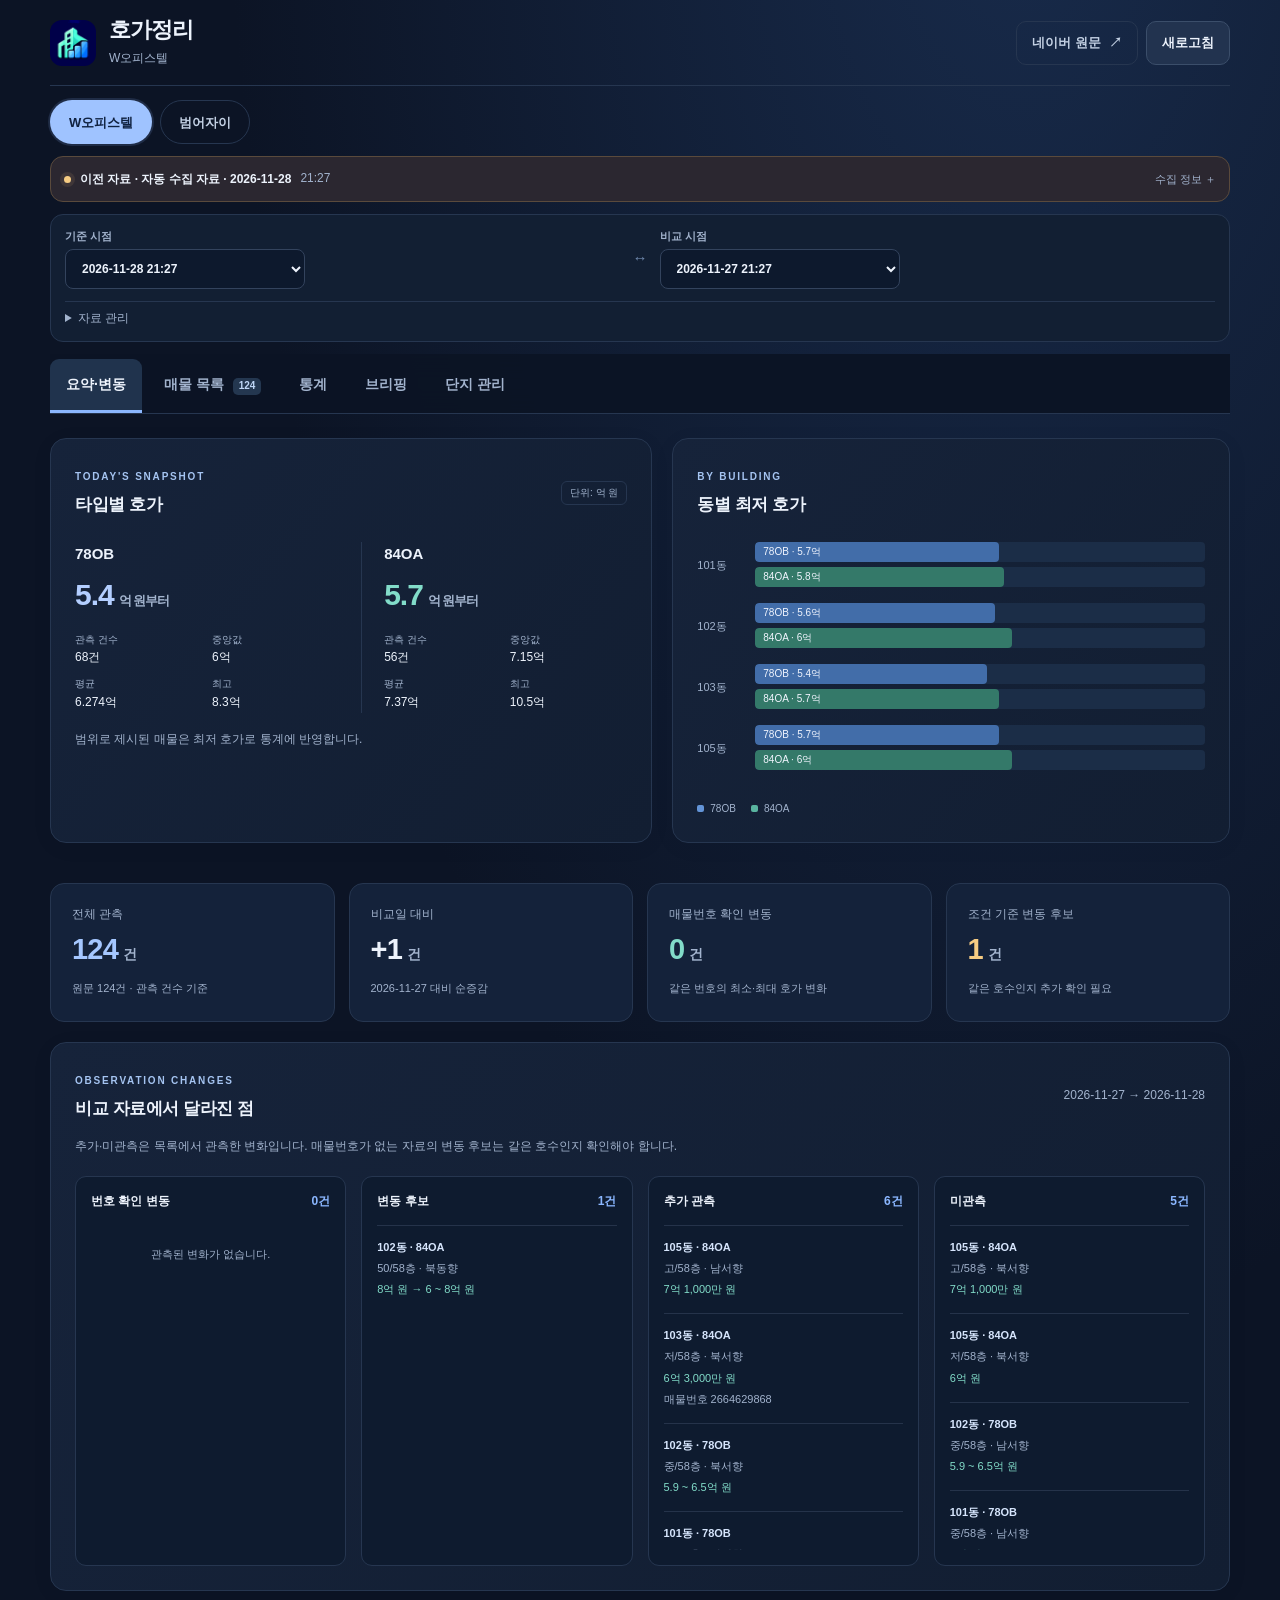
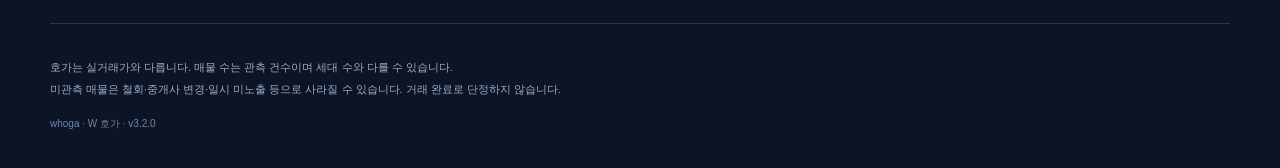
<file: index.html>
<!doctype html>
<html lang="ko">
<head>
  <meta charset="utf-8">
  <meta name="viewport" content="width=device-width,initial-scale=1">
  <meta name="theme-color" content="#0c1425">
  <meta name="description" content="단지별 매도 호가와 관측 변화를 정리합니다.">
  <title>호가정리 · 단지별 호가 기록</title>
  <link rel="icon" href="assets/favicon.png" type="image/png">
  <link rel="stylesheet" href="assets/style.css?v=3.2.2">
  <script type="module" src="assets/app.mjs?v=3.2.2"></script>
<meta property="og:title" content="호가정리"><meta property="og:description" content="단지별 매도 호가와 관측 변화를 정리합니다."><meta property="og:image" content="https://poeticecho.github.io/whoga/assets/og.png"><meta name="twitter:card" content="summary_large_image"></head>
<body>
  <a class="skip" href="#main">본문으로 이동</a>
  <div class="shell">
    <header class="header">
      <a class="brand" href="./" aria-label="whoga W 호가 홈"><img class="brand-icon" src="assets/icon.png" alt="" width="46" height="46"><span><strong>호가정리</strong><small>W 호가 · 범어W 오피스텔</small></span></a>
      <div class="header-actions"><a id="sourceLink" class="button quiet" href="https://fin.land.naver.com/complexes/140635?tab=article&articleTradeTypes=A1" target="_blank" rel="noopener noreferrer">네이버 원문 <span aria-hidden="true">↗</span></a><button id="refreshBtn" class="button" type="button">새로고침</button></div>
    </header>
    <main id="main">
<nav id="complexTabs" class="complex-tabs" aria-label="단지 선택"></nav>
      <h1 class="sr-only">단지별 호가와 관측 변화</h1>
      <section id="statusBanner" class="status-banner" aria-live="polite"><span class="status-dot"></span><div><strong>자료를 불러오고 있습니다.</strong><p>저장된 날짜별 데이터를 확인합니다.</p></div></section>
      <p id="selectionInfo" class="sr-only" role="status"></p><section class="toolbar" aria-label="비교 날짜 선택">
        <label>기준 시점<select id="snapshotSelect" disabled><option>불러오는 중</option></select></label>
        <span class="compare-arrow" aria-hidden="true">↔</span>
        <label>비교 시점<select id="compareSelect" disabled><option>비교 없음</option></select></label>
        <details class="data-tools"><summary>자료 관리</summary><div class="toolbar-actions"><button class="button quiet" id="openImportBtn" type="button" aria-expanded="false" aria-controls="importPanel">자료 가져오기</button><button class="button quiet" id="exportJsonBtn" type="button" disabled>현재 자료 저장</button></div></details>
      </section>
      <section id="importPanel" class="panel import-panel" hidden aria-labelledby="importHeading">
        <div class="section-head"><div><h2 id="importHeading">수동 자료 가져오기</h2><p>자료 분석 → 결과 확인 → 서버에 저장. 저장한 자료는 날짜별로 누적됩니다.</p></div><button type="button" class="button quiet" id="closeImportBtn">닫기</button></div>
        <div class="import-grid"><div><label class="file-label" for="jsonInput">JSON 파일 선택</label><input type="file" id="jsonInput" accept="application/json,.json"><p class="muted">기존 스냅샷 모음 또는 날짜별 파일을 불러올 수 있습니다.</p><button id="clearLocalBtn" class="button quiet" type="button">이 기기의 수동 자료 지우기</button></div><div><label for="rawDate">원문 기준일</label><input type="date" id="rawDate"><label for="rawInput">네이버 매물 목록 전체 복사</label><textarea id="rawInput" rows="6" placeholder="매물 N개 등 총수와 각 매물의 동·타입·층·향·호가가 필요합니다."></textarea><button id="parseRawBtn" class="button primary" type="button">검사 후 가져오기</button></div></div><p id="importResult" class="muted" role="status"></p>
        <div class="server-save-panel">
          <div class="section-head"><div><h3>누적자료에 저장</h3><p id="pendingSaveCount">서버 미저장 0개</p></div><button id="saveServerBtn" class="button primary" type="button" disabled>서버에 저장</button></div>
          <p class="footnote">상단 ‘기준 자료’에서 선택한 수동 자료 1개를 저장합니다. 기존 자료도 선택해 저장할 수 있으며, 저장된 자료는 공개 사이트에서 함께 조회됩니다.</p>
          <details id="githubSetup"><summary>GitHub 저장 연결</summary><p class="muted">PoeticEcho/whoga 저장소의 Contents 읽기·쓰기 권한이 있는 토큰을 입력하세요. 토큰은 이 탭에서만 유지하며 기기에 기록하지 않습니다.</p><label for="githubToken">GitHub 연결 토큰</label><input id="githubToken" type="password" autocomplete="off" spellcheck="false" autocapitalize="none" placeholder="연결 토큰 입력"><p class="footnote"><a href="https://github.com/settings/personal-access-tokens/new" target="_blank" rel="noopener noreferrer">GitHub에서 토큰 만들기 ↗</a> · Repository access에서 whoga만 선택 → Contents: Read and write</p></details>
          <div class="server-connection"><span id="githubConnectionStatus" class="muted">서버 저장 시 GitHub 연결을 확인합니다.</span><button id="disconnectGithubBtn" class="button quiet" type="button">연결 해제</button></div>
          <p id="serverSaveStatus" role="status" aria-live="polite">분석한 자료를 선택하면 서버에 저장할 수 있습니다.</p><a id="serverSaveLink" target="_blank" rel="noopener noreferrer" hidden>저장 기록 확인 ↗</a>
        </div>
      </section>
      <div class="tabbar" role="tablist" aria-label="호가 메뉴">
        <button id="tab-overview" role="tab" aria-controls="panel-overview" aria-selected="true" tabindex="0" type="button">요약·변동</button>
        <button id="tab-listings" role="tab" aria-controls="panel-listings" aria-selected="false" tabindex="-1" type="button">매물 목록 <span id="listTabCount">—</span></button>
        <button id="tab-stats" role="tab" aria-controls="panel-stats" aria-selected="false" tabindex="-1" type="button">통계</button>
        <button id="tab-briefing" role="tab" aria-controls="panel-briefing" aria-selected="false" tabindex="-1" type="button">브리핑</button>
        <button id="tab-manage" role="tab" aria-controls="panel-manage" aria-selected="false" tabindex="-1" type="button">단지 관리</button>
      </div>
      <div id="content" aria-busy="true"><section id="panel-manage" role="tabpanel" aria-labelledby="tab-manage" hidden><div class="panel"><h2>단지 관리</h2><p>단지 번호 또는 네이버 단지·지도 주소를 붙여넣으세요. 번호로 자동 변환됩니다. 아파트·오피스텔 매매를 최대 3개 단지까지 순환 수집합니다.</p><form id="collectionPlan"><div class="plan-row"><label>단지 번호 1<input id="complexNumber0" inputmode="text" maxlength="16000" placeholder="140635" required></label><label>별칭 (선택)<input id="complexLabel0" maxlength="60" placeholder="단지 이름"></label></div><div class="plan-row"><label>단지 번호 2<input id="complexNumber1" inputmode="text" maxlength="16000" placeholder="선택" ></label><label>별칭 (선택)<input id="complexLabel1" maxlength="60" placeholder="단지 이름"></label></div><div class="plan-row"><label>단지 번호 3<input id="complexNumber2" inputmode="text" maxlength="16000" placeholder="선택" ></label><label>별칭 (선택)<input id="complexLabel2" maxlength="60" placeholder="단지 이름"></label></div><label>수집 간격<select id="rotationHours"><option value="1">1시간마다 한 단지</option><option value="3">3시간마다 한 단지</option><option value="6" selected>6시간마다 한 단지</option></select></label><p id="rotationSummary" class="footnote"></p><label class="check-label"><input id="rotationEnabled" type="checkbox" checked> 순환 수집 및 성공 후 자동 업로드 켜기</label><p class="footnote">저장하면 NAS 3.0 이상이 약 5분 이내 설정을 읽고 첫 단지부터 수집합니다. NAS 전원·인터넷·토큰이 유지되어야 합니다. 실패한 수집은 다음 차례로 넘어가며 기존 자료를 보존합니다.</p><label>설정 저장용 GitHub 토큰<input id="planToken" type="password" autocomplete="off" spellcheck="false" placeholder="whoga 저장소 Contents 읽기·쓰기 권한"></label><p class="footnote">토큰은 이번 저장 요청에만 사용하며 브라우저 저장소에 기록하지 않습니다. 단지 번호·별칭·주기는 공개 저장소에 저장됩니다.</p><button id="savePlan" class="button primary" type="submit">단지·주기 설정 저장</button><p id="planMessage" role="status" aria-live="polite"></p><a id="planCommit" target="_blank" rel="noopener noreferrer" hidden>설정 저장 기록 ↗</a></form></div></section>
        <section id="panel-overview" role="tabpanel" aria-labelledby="tab-overview">
          <div class="overview-grid"><section class="panel"><div class="section-head"><div><span class="eyebrow">TODAY'S SNAPSHOT</span><h2>타입별 호가</h2></div><span class="pill">단위: 억 원</span></div><div id="typeCards" class="type-grid"></div><p class="footnote">범위로 제시된 매물은 최저 호가로 통계에 반영합니다.</p></section><section class="panel"><div class="section-head"><div><span class="eyebrow">BY BUILDING</span><h2>동별 최저 호가</h2></div></div><div id="dongChart" class="dong-chart"></div></section></div>
          <div id="kpiGrid" class="kpi-grid"></div>
          <section class="panel diff-panel"><div class="section-head"><div><span class="eyebrow">OBSERVATION CHANGES</span><h2>비교 자료에서 달라진 점</h2></div><span id="compareLabel" class="muted"></span></div><p class="footnote" id="diffNote"></p><div id="diffCards" class="diff-grid"></div></section>
        </section>
        <section id="panel-listings" role="tabpanel" aria-labelledby="tab-listings" hidden>
          <div class="listing-view-bar"><label>보기 방식<select id="listingView"><option value="text">텍스트 보기</option><option value="cards">카드 보기</option></select></label><span class="muted">동·타입별로 모아 호가를 비교합니다. 현재 필터를 반영합니다.</span></div>
          <div class="panel filter-panel"><div class="filter-grid"><label>동<select id="dongFilter"><option value="">전체 동</option><option>101동</option><option>102동</option><option>103동</option><option>105동</option></select></label><label>타입<select id="typeFilter"><option value="">전체 타입</option><option>78OB</option><option>84OA</option></select></label><label>층 구간<select id="floorFilter"><option value="">전체 층</option><option>저층</option><option>중층</option><option>고층</option></select></label><label>관측 상태<select id="stateFilter"><option value="">전체 상태</option><option value="OBSERVED">추가 관측</option><option value="CHANGED">번호 확인 변동</option><option value="CANDIDATE">변동 후보</option><option value="SAME">같은 조건 유지</option></select></label><label class="search-label">검색<input type="search" id="searchInput" placeholder="층·향·중개사·설명"></label><label>정렬<select id="sortSelect"><option value="priceAsc">최저 호가순</option><option value="priceDesc">최고 호가순</option><option value="confirmDesc">확인일 최신순</option><option value="agencyDesc">공동중개 많은순</option></select></label></div><div class="filter-bottom"><label class="check-label"><input type="checkbox" id="groupToggle"> 같은 조건 묶기</label><span class="muted" id="filterCount"></span><button class="button" id="exportCsvBtn" type="button">CSV 저장</button><button class="button quiet" id="resetFiltersBtn" type="button">초기화</button></div><p id="groupNotice" class="footnote" hidden>같은 동·타입·층·향·가격을 묶어 표시합니다. 실제 동일 호수나 중복 매물 여부는 확정할 수 없습니다.</p></div>
          <section id="listingTextPanel" class="panel" hidden><div class="section-head"><div><h2>매물 텍스트</h2><p>타입 · 층 · 호가 · 중개 수를 같은 위치에서 비교합니다.</p></div><div class="report-actions"><button class="button primary" id="copyListingsBtn" type="button">목록 복사</button><button class="button" id="saveListingsBtn" type="button">TXT 저장</button></div></div><label class="check-label"><input id="showAgency" type="checkbox" checked> 중개 개수 표시</label><pre id="listingText" class="briefing-text plain-list aligned-list" tabindex="0" aria-label="동별 매물 목록"></pre><button id="copyListingsBottom" class="button primary" type="button">전체복사</button><details class="listing-details"><summary>향 · 매물번호 · 중개사 상세 보기</summary><div id="listingDetails"></div></details></section>
          <div id="listingGrid" class="listing-grid"></div>
        </section>
        <section id="panel-stats" role="tabpanel" aria-labelledby="tab-stats" hidden>
          <section class="panel"><div class="section-head"><div><span class="eyebrow">PRICE DISTRIBUTION</span><h2>가격대별 관측 건수</h2></div></div><div id="bandChart" class="band-chart"></div></section>
          <section class="panel"><div class="section-head"><div><h2>동·타입별 상세 통계</h2><p>범위 매물의 최저값 기준 · 단위: 억 원</p></div></div><div class="table-wrap" tabindex="0" role="region" aria-label="상세 통계표. 작은 화면에서는 좌우로 이동할 수 있습니다."><table><thead><tr><th scope="col">동</th><th scope="col">타입</th><th scope="col">관측</th><th scope="col">최저</th><th scope="col">중앙값</th><th scope="col">평균</th><th scope="col">최고</th></tr></thead><tbody id="statsRows"></tbody></table></div></section>
          <section class="panel"><div class="section-head"><div><h2>보관 중인 자료</h2><p>제공 자료와 자동 수집 자료의 출처·수량을 구분합니다.</p></div></div><div id="historyList" class="history-list"></div></section>
        </section>
        <section id="panel-briefing" role="tabpanel" aria-labelledby="tab-briefing" hidden>
          <section class="panel"><div class="section-head report-head"><div><span class="eyebrow">DAILY BRIEFING</span><h2>단지 모닝 브리핑</h2><p>선택한 자료의 실제 관측 시각·가격을 표시합니다.</p></div><div class="report-actions"><button class="button primary" id="copyBriefBtn" type="button">내용 복사</button><button class="button" id="saveBriefBtn" type="button">TXT 저장</button></div></div><label class="report-format">리포트<select id="briefingFormat"><option value="all">요약·변동</option><option value="summary">모닝 브리핑</option><option value="changes">변동 리포트</option><option value="listings">전체 매물</option></select></label><pre id="briefingText" class="briefing-text plain-list"></pre><p class="footnote">필요한 리포트를 골라 카카오톡 등에 붙여넣을 수 있습니다. 매물 목록 탭의 텍스트 보기는 필터 결과만 복사합니다.</p></section>
        </section>
      </div>
      <noscript><p class="panel">날짜별 자료를 조회하려면 브라우저의 JavaScript를 활성화해 주세요.</p></noscript>
      <footer><p>호가는 실거래가와 다릅니다. 매물 수는 관측 건수이며 세대 수와 다를 수 있습니다.</p><p>미관측 매물은 철회·중개사 변경·일시 미노출 등으로 사라질 수 있습니다. 거래 완료로 단정하지 않습니다.</p><span>whoga · W 호가 · v3.2.0</span></footer>
    </main>
  </div>
  <div id="toast" role="status" aria-live="polite" hidden></div>
<script src="assets/complex-url.js?v=3.2.0"></script><script type="module" src="assets/complexes.mjs?v=3"></script>
</body>
</html>
</file>
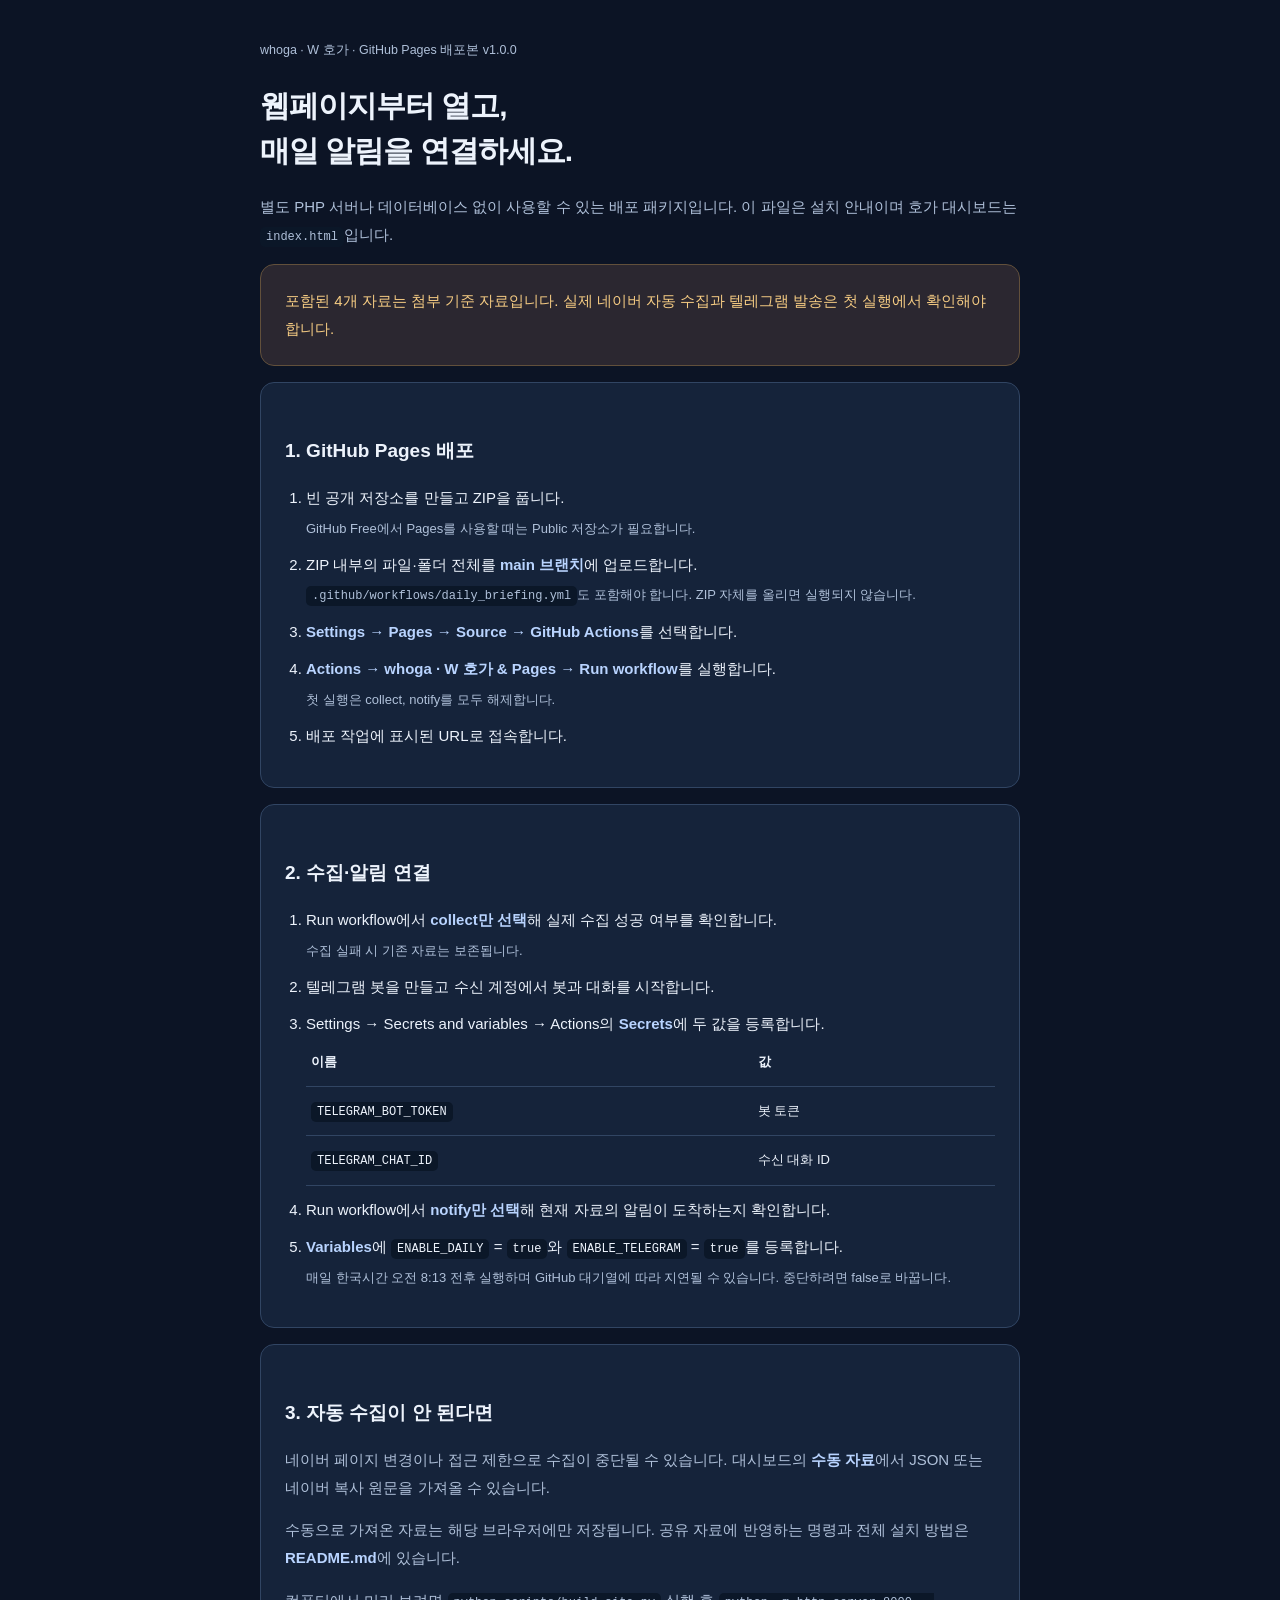
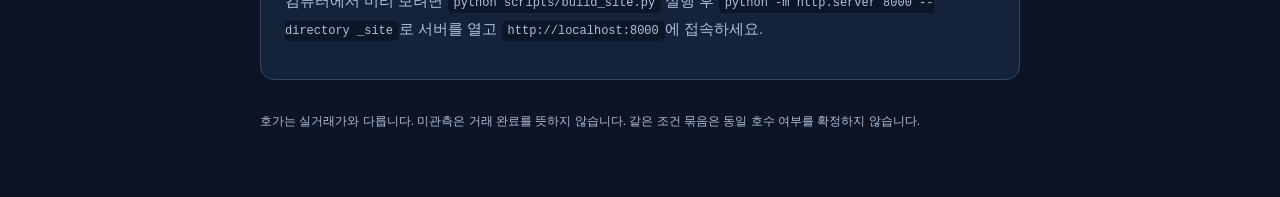
<file: START_HERE.html>
<!doctype html><html lang="ko"><meta charset="utf-8"><meta name="viewport" content="width=device-width,initial-scale=1"><title>whoga · W 호가 · 시작 안내</title><style>body{margin:0;background:#0c1425;color:#edf3fc;font:15px/1.85 -apple-system,BlinkMacSystemFont,"Segoe UI",sans-serif;word-break:keep-all}main{max-width:760px;padding:35px 24px;margin:auto}small,p{color:#afc0d9}h1{font-size:30px;line-height:1.5;letter-spacing:-1px}h2{font-size:19px;margin-top:28px}section{padding:22px 24px;border:1px solid #314563;background:#15233a;border-radius:14px;margin:16px 0}ol{padding-left:21px}li{margin:10px 0}code{font-size:12px;background:#0b1728;padding:3px 6px;border-radius:5px;overflow-wrap:anywhere}b{color:#b9d4ff}a{color:#aacbff}.note{color:#f6cc83;border-color:#62503b;background:#2b2730}table{border-collapse:collapse;width:100%;font-size:13px}td,th{text-align:left;padding:12px 5px;border-bottom:1px solid #314563}footer{font-size:12px;color:#afc0d9;margin:30px 0}li p{margin:5px 0;font-size:13px}</style><main><small>whoga · W 호가 · GitHub Pages 배포본 v1.0.0</small><h1>웹페이지부터 열고,<br>매일 알림을 연결하세요.</h1><p>별도 PHP 서버나 데이터베이스 없이 사용할 수 있는 배포 패키지입니다. 이 파일은 설치 안내이며 호가 대시보드는 <code>index.html</code>입니다.</p><section class="note">포함된 4개 자료는 첨부 기준 자료입니다. 실제 네이버 자동 수집과 텔레그램 발송은 첫 실행에서 확인해야 합니다.</section><section><h2>1. GitHub Pages 배포</h2><ol><li>빈 공개 저장소를 만들고 ZIP을 풉니다.<p>GitHub Free에서 Pages를 사용할 때는 Public 저장소가 필요합니다.</p></li><li>ZIP 내부의 파일·폴더 전체를 <b>main 브랜치</b>에 업로드합니다.<p><code>.github/workflows/daily_briefing.yml</code>도 포함해야 합니다. ZIP 자체를 올리면 실행되지 않습니다.</p></li><li><b>Settings → Pages → Source → GitHub Actions</b>를 선택합니다.</li><li><b>Actions → whoga · W 호가 &amp; Pages → Run workflow</b>를 실행합니다.<p>첫 실행은 collect, notify를 모두 해제합니다.</p></li><li>배포 작업에 표시된 URL로 접속합니다.</li></ol></section><section><h2>2. 수집·알림 연결</h2><ol><li>Run workflow에서 <b>collect만 선택</b>해 실제 수집 성공 여부를 확인합니다.<p>수집 실패 시 기존 자료는 보존됩니다.</p></li><li>텔레그램 봇을 만들고 수신 계정에서 봇과 대화를 시작합니다.</li><li>Settings → Secrets and variables → Actions의 <b>Secrets</b>에 두 값을 등록합니다.<table><tr><th>이름</th><th>값</th></tr><tr><td><code>TELEGRAM_BOT_TOKEN</code></td><td>봇 토큰</td></tr><tr><td><code>TELEGRAM_CHAT_ID</code></td><td>수신 대화 ID</td></tr></table></li><li>Run workflow에서 <b>notify만 선택</b>해 현재 자료의 알림이 도착하는지 확인합니다.</li><li><b>Variables</b>에 <code>ENABLE_DAILY</code> = <code>true</code>와 <code>ENABLE_TELEGRAM</code> = <code>true</code>를 등록합니다.<p>매일 한국시간 오전 8:13 전후 실행하며 GitHub 대기열에 따라 지연될 수 있습니다. 중단하려면 false로 바꿉니다.</p></li></ol></section><section><h2>3. 자동 수집이 안 된다면</h2><p>네이버 페이지 변경이나 접근 제한으로 수집이 중단될 수 있습니다. 대시보드의 <b>수동 자료</b>에서 JSON 또는 네이버 복사 원문을 가져올 수 있습니다.</p><p>수동으로 가져온 자료는 해당 브라우저에만 저장됩니다. 공유 자료에 반영하는 명령과 전체 설치 방법은 <b>README.md</b>에 있습니다.</p><p>컴퓨터에서 미리 보려면 <code>python scripts/build_site.py</code> 실행 후 <code>python -m http.server 8000 --directory _site</code>로 서버를 열고 <code>http://localhost:8000</code>에 접속하세요.</p></section><footer>호가는 실거래가와 다릅니다. 미관측은 거래 완료를 뜻하지 않습니다. 같은 조건 묶음은 동일 호수 여부를 확정하지 않습니다.</footer></main></html>
</file>
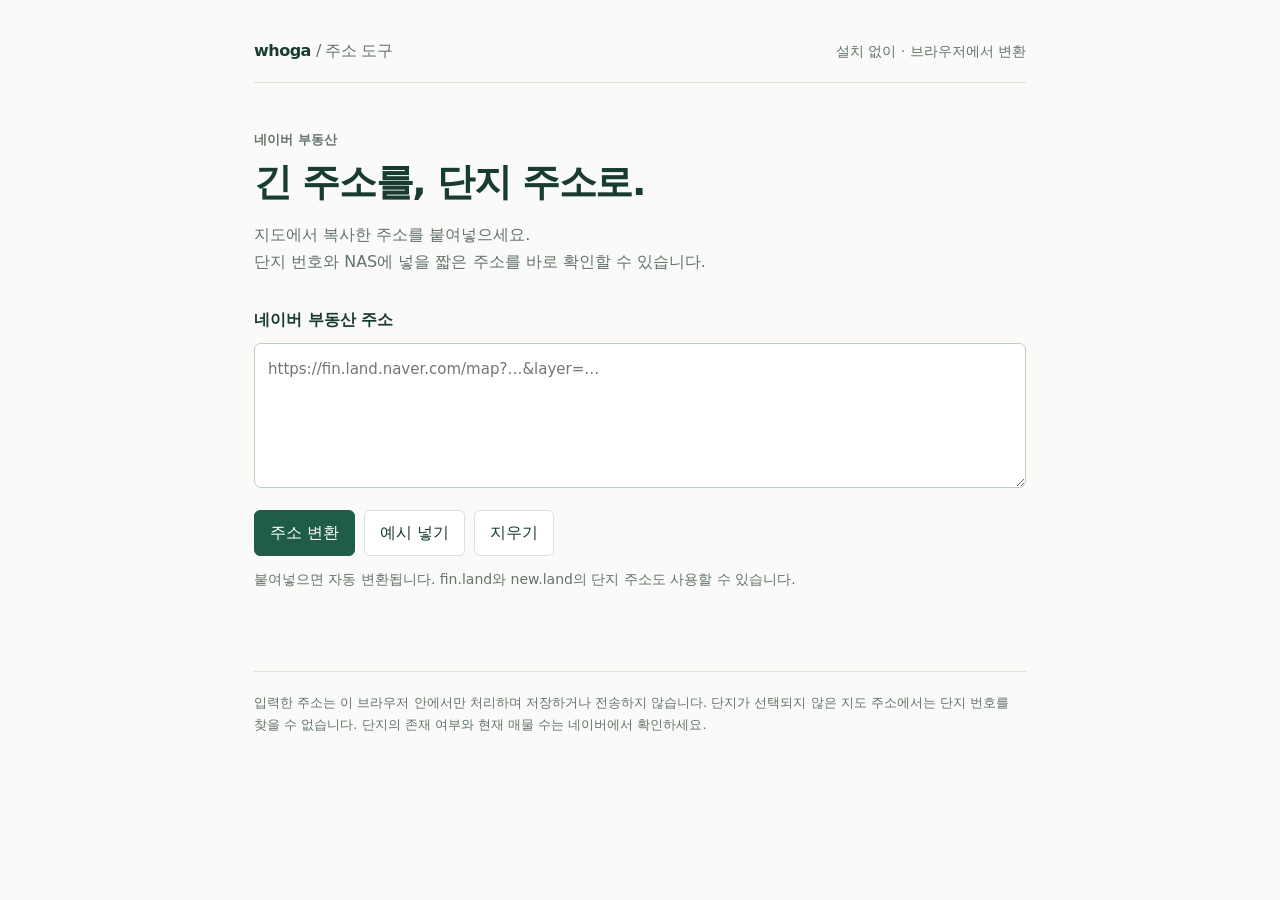
<file: url-converter.html>
<!doctype html>
<html lang="ko">
<head>
<meta charset="utf-8"><meta name="viewport" content="width=device-width,initial-scale=1">
<meta name="description" content="네이버 부동산 지도 주소에서 단지 번호와 짧은 주소를 추출합니다.">
<title>단지 주소 변환 · whoga</title>
<style>
:root{color-scheme:light;--ink:#183b32;--muted:#63736b;--line:#d9e2db;--green:#205d48;--paper:#fafbf8}*{box-sizing:border-box}body{margin:0;background:var(--paper);color:var(--ink);font:16px/1.65 system-ui,-apple-system,"Segoe UI",sans-serif}main{max-width:820px;margin:auto;padding:38px 24px 60px}header{display:flex;align-items:center;justify-content:space-between;border-bottom:1px solid var(--line);padding-bottom:18px;margin-bottom:46px}header strong{letter-spacing:-.5px}a{color:var(--green);text-underline-offset:4px}.eyebrow{font-size:13px;font-weight:650;color:var(--muted);margin:0 0 8px}h1{font-size:clamp(28px,6vw,38px);line-height:1.25;letter-spacing:-1.4px;margin:0 0 16px}.intro{color:var(--muted);margin:0 0 32px}label{display:block;font-weight:650;margin-bottom:9px}textarea,input{width:100%;font:inherit;color:var(--ink);border:1px solid #becfc2;border-radius:7px;background:#fff;padding:13px}textarea{resize:vertical;min-height:145px;font-size:15px;line-height:1.6;overflow-wrap:anywhere}textarea:focus,input:focus,button:focus-visible,a:focus-visible{outline:3px solid #b7d8c5;outline-offset:3px}button{font:inherit;cursor:pointer;border:1px solid var(--line);border-radius:6px;background:white;color:var(--ink);padding:9px 15px;white-space:nowrap}button:hover{background:#eaf2eb}button.primary{background:var(--green);color:white;border-color:var(--green)}button.primary:hover{background:#174a38}.actions{display:flex;gap:9px;flex-wrap:wrap;margin:14px 0 12px}.hint{font-size:14px;color:var(--muted);margin:0}.message{min-height:27px;margin:17px 0;color:var(--green)}.message.error{color:#9b3e2e}section{margin-top:28px;border-top:2px solid var(--ink);padding-top:22px}h2{font-size:18px;margin:0 0 18px}.result-row{padding:18px 0;border-top:1px solid var(--line)}.result-row:first-of-type{border-top:0;padding-top:0}.result-row label{font-size:14px;color:var(--muted);font-weight:500;margin-bottom:7px}.result-value{display:flex;align-items:center;gap:9px}.result-value input,.result-value textarea{font-family:ui-monospace,SFMono-Regular,Consolas,monospace;font-size:14px;min-width:0;background:transparent;border:0;padding:8px 0}.result-value textarea{min-height:0;resize:none;line-height:1.6;overflow-wrap:anywhere}.result-row a{font-size:14px}#complexId{font-size:30px;font-weight:650;letter-spacing:-.7px}footer{border-top:1px solid var(--line);padding-top:20px;margin-top:36px;font-size:13px;color:var(--muted)}[hidden]{display:none!important}@media(max-width:540px){main{padding:22px 18px 40px}header{margin-bottom:32px}.result-value{flex-wrap:wrap}.result-value input,.result-value textarea{flex-basis:100%}.result-value button{padding:7px 13px}.intro br{display:none}}
</style>
</head>
<body><main>
<header><strong>whoga <span style="font-weight:400;color:var(--muted)">/ 주소 도구</span></strong><span class="hint">설치 없이 · 브라우저에서 변환</span></header>
<p class="eyebrow">네이버 부동산</p><h1>긴 주소를, 단지 주소로.</h1>
<p class="intro">지도에서 복사한 주소를 붙여넣으세요.<br> 단지 번호와 NAS에 넣을 짧은 주소를 바로 확인할 수 있습니다.</p>
<form id="converter" novalidate>
<label for="sourceUrl">네이버 부동산 주소</label>
<textarea id="sourceUrl" placeholder="https://fin.land.naver.com/map?…&layer=…" spellcheck="false" autocapitalize="off" autocomplete="off" aria-describedby="inputHint message" maxlength="16000"></textarea>
<div class="actions"><button class="primary" type="submit">주소 변환</button><button id="example" type="button">예시 넣기</button><button id="clear" type="button">지우기</button></div>
<p class="hint" id="inputHint">붙여넣으면 자동 변환됩니다. fin.land와 new.land의 단지 주소도 사용할 수 있습니다.</p>
</form>
<p id="message" class="message" role="status" aria-live="polite"></p>
<section id="result" hidden aria-labelledby="resultTitle"><h2 id="resultTitle">변환 결과</h2>
<div class="result-row"><label for="complexId">단지 번호</label><div class="result-value"><input id="complexId" readonly><button type="button" data-copy="complexId">번호 복사</button></div></div>
<div class="result-row"><label for="complexUrl">단지 기본 주소 · NAS 주소 입력란에 사용</label><div class="result-value"><textarea id="complexUrl" rows="2" readonly></textarea><button type="button" data-copy="complexUrl">주소 복사</button><a id="complexLink" target="_blank" rel="noopener noreferrer">단지 열기 ↗</a></div></div>
<div class="result-row"><label for="saleUrl">매매 목록 주소</label><div class="result-value"><textarea id="saleUrl" rows="3" readonly></textarea><button type="button" data-copy="saleUrl">주소 복사</button><a id="saleLink" target="_blank" rel="noopener noreferrer">매매 목록 열기 ↗</a></div></div>
<p class="hint">매매 목록 주소에는 매매 필터를 적용합니다. 원래 주소의 지도 위치·면적·전세 등의 조건은 포함하지 않습니다.</p>
</section>
<footer>입력한 주소는 이 브라우저 안에서만 처리하며 저장하거나 전송하지 않습니다. 단지가 선택되지 않은 지도 주소에서는 단지 번호를 찾을 수 없습니다. 단지의 존재 여부와 현재 매물 수는 네이버에서 확인하세요.</footer>
<noscript>주소를 변환하려면 이 페이지에서 JavaScript를 허용해주세요.</noscript>
</main>
<script>
/* LZ-String 1.5.0 · https://github.com/pieroxy/lz-string
MIT License

Copyright (c) 2013 pieroxy

Permission is hereby granted, free of charge, to any person obtaining a copy
of this software and associated documentation files (the "Software"), to deal
in the Software without restriction, including without limitation the rights
to use, copy, modify, merge, publish, distribute, sublicense, and/or sell
copies of the Software, and to permit persons to whom the Software is
furnished to do so, subject to the following conditions:

The above copyright notice and this permission notice shall be included in all
copies or substantial portions of the Software.

THE SOFTWARE IS PROVIDED "AS IS", WITHOUT WARRANTY OF ANY KIND, EXPRESS OR
IMPLIED, INCLUDING BUT NOT LIMITED TO THE WARRANTIES OF MERCHANTABILITY,
FITNESS FOR A PARTICULAR PURPOSE AND NONINFRINGEMENT. IN NO EVENT SHALL THE
AUTHORS OR COPYRIGHT HOLDERS BE LIABLE FOR ANY CLAIM, DAMAGES OR OTHER
LIABILITY, WHETHER IN AN ACTION OF CONTRACT, TORT OR OTHERWISE, ARISING FROM,
OUT OF OR IN CONNECTION WITH THE SOFTWARE OR THE USE OR OTHER DEALINGS IN THE
SOFTWARE.

*/
var LZString=function(){var r=String.fromCharCode,o="ABCDEFGHIJKLMNOPQRSTUVWXYZabcdefghijklmnopqrstuvwxyz0123456789+/=",n="ABCDEFGHIJKLMNOPQRSTUVWXYZabcdefghijklmnopqrstuvwxyz0123456789+-$",e={};function t(r,o){if(!e[r]){e[r]={};for(var n=0;n<r.length;n++)e[r][r.charAt(n)]=n}return e[r][o]}var i={compressToBase64:function(r){if(null==r)return"";var n=i._compress(r,6,function(r){return o.charAt(r)});switch(n.length%4){default:case 0:return n;case 1:return n+"===";case 2:return n+"==";case 3:return n+"="}},decompressFromBase64:function(r){return null==r?"":""==r?null:i._decompress(r.length,32,function(n){return t(o,r.charAt(n))})},compressToUTF16:function(o){return null==o?"":i._compress(o,15,function(o){return r(o+32)})+" "},decompressFromUTF16:function(r){return null==r?"":""==r?null:i._decompress(r.length,16384,function(o){return r.charCodeAt(o)-32})},compressToUint8Array:function(r){for(var o=i.compress(r),n=new Uint8Array(2*o.length),e=0,t=o.length;e<t;e++){var s=o.charCodeAt(e);n[2*e]=s>>>8,n[2*e+1]=s%256}return n},decompressFromUint8Array:function(o){if(null==o)return i.decompress(o);for(var n=new Array(o.length/2),e=0,t=n.length;e<t;e++)n[e]=256*o[2*e]+o[2*e+1];var s=[];return n.forEach(function(o){s.push(r(o))}),i.decompress(s.join(""))},compressToEncodedURIComponent:function(r){return null==r?"":i._compress(r,6,function(r){return n.charAt(r)})},decompressFromEncodedURIComponent:function(r){return null==r?"":""==r?null:(r=r.replace(/ /g,"+"),i._decompress(r.length,32,function(o){return t(n,r.charAt(o))}))},compress:function(o){return i._compress(o,16,function(o){return r(o)})},_compress:function(r,o,n){if(null==r)return"";var e,t,i,s={},u={},a="",p="",c="",l=2,f=3,h=2,d=[],m=0,v=0;for(i=0;i<r.length;i+=1)if(a=r.charAt(i),Object.prototype.hasOwnProperty.call(s,a)||(s[a]=f++,u[a]=!0),p=c+a,Object.prototype.hasOwnProperty.call(s,p))c=p;else{if(Object.prototype.hasOwnProperty.call(u,c)){if(c.charCodeAt(0)<256){for(e=0;e<h;e++)m<<=1,v==o-1?(v=0,d.push(n(m)),m=0):v++;for(t=c.charCodeAt(0),e=0;e<8;e++)m=m<<1|1&t,v==o-1?(v=0,d.push(n(m)),m=0):v++,t>>=1}else{for(t=1,e=0;e<h;e++)m=m<<1|t,v==o-1?(v=0,d.push(n(m)),m=0):v++,t=0;for(t=c.charCodeAt(0),e=0;e<16;e++)m=m<<1|1&t,v==o-1?(v=0,d.push(n(m)),m=0):v++,t>>=1}0==--l&&(l=Math.pow(2,h),h++),delete u[c]}else for(t=s[c],e=0;e<h;e++)m=m<<1|1&t,v==o-1?(v=0,d.push(n(m)),m=0):v++,t>>=1;0==--l&&(l=Math.pow(2,h),h++),s[p]=f++,c=String(a)}if(""!==c){if(Object.prototype.hasOwnProperty.call(u,c)){if(c.charCodeAt(0)<256){for(e=0;e<h;e++)m<<=1,v==o-1?(v=0,d.push(n(m)),m=0):v++;for(t=c.charCodeAt(0),e=0;e<8;e++)m=m<<1|1&t,v==o-1?(v=0,d.push(n(m)),m=0):v++,t>>=1}else{for(t=1,e=0;e<h;e++)m=m<<1|t,v==o-1?(v=0,d.push(n(m)),m=0):v++,t=0;for(t=c.charCodeAt(0),e=0;e<16;e++)m=m<<1|1&t,v==o-1?(v=0,d.push(n(m)),m=0):v++,t>>=1}0==--l&&(l=Math.pow(2,h),h++),delete u[c]}else for(t=s[c],e=0;e<h;e++)m=m<<1|1&t,v==o-1?(v=0,d.push(n(m)),m=0):v++,t>>=1;0==--l&&(l=Math.pow(2,h),h++)}for(t=2,e=0;e<h;e++)m=m<<1|1&t,v==o-1?(v=0,d.push(n(m)),m=0):v++,t>>=1;for(;;){if(m<<=1,v==o-1){d.push(n(m));break}v++}return d.join("")},decompress:function(r){return null==r?"":""==r?null:i._decompress(r.length,32768,function(o){return r.charCodeAt(o)})},_decompress:function(o,n,e){var t,i,s,u,a,p,c,l=[],f=4,h=4,d=3,m="",v=[],g={val:e(0),position:n,index:1};for(t=0;t<3;t+=1)l[t]=t;for(s=0,a=Math.pow(2,2),p=1;p!=a;)u=g.val&g.position,g.position>>=1,0==g.position&&(g.position=n,g.val=e(g.index++)),s|=(u>0?1:0)*p,p<<=1;switch(s){case 0:for(s=0,a=Math.pow(2,8),p=1;p!=a;)u=g.val&g.position,g.position>>=1,0==g.position&&(g.position=n,g.val=e(g.index++)),s|=(u>0?1:0)*p,p<<=1;c=r(s);break;case 1:for(s=0,a=Math.pow(2,16),p=1;p!=a;)u=g.val&g.position,g.position>>=1,0==g.position&&(g.position=n,g.val=e(g.index++)),s|=(u>0?1:0)*p,p<<=1;c=r(s);break;case 2:return""}for(l[3]=c,i=c,v.push(c);;){if(g.index>o)return"";for(s=0,a=Math.pow(2,d),p=1;p!=a;)u=g.val&g.position,g.position>>=1,0==g.position&&(g.position=n,g.val=e(g.index++)),s|=(u>0?1:0)*p,p<<=1;switch(c=s){case 0:for(s=0,a=Math.pow(2,8),p=1;p!=a;)u=g.val&g.position,g.position>>=1,0==g.position&&(g.position=n,g.val=e(g.index++)),s|=(u>0?1:0)*p,p<<=1;l[h++]=r(s),c=h-1,f--;break;case 1:for(s=0,a=Math.pow(2,16),p=1;p!=a;)u=g.val&g.position,g.position>>=1,0==g.position&&(g.position=n,g.val=e(g.index++)),s|=(u>0?1:0)*p,p<<=1;l[h++]=r(s),c=h-1,f--;break;case 2:return v.join("")}if(0==f&&(f=Math.pow(2,d),d++),l[c])m=l[c];else{if(c!==h)return null;m=i+i.charAt(0)}v.push(m),l[h++]=i+m.charAt(0),i=m,0==--f&&(f=Math.pow(2,d),d++)}}};return i}();"function"==typeof define&&define.amd?define(function(){return LZString}):"undefined"!=typeof module&&null!=module?module.exports=LZString:"undefined"!=typeof angular&&null!=angular&&angular.module("LZString",[]).factory("LZString",function(){return LZString});

function extractComplexId(text) {
  const raw = text.trim().replace(/\\&/g, '&');
  if (!raw) throw Error('네이버 부동산에서 복사한 주소를 넣어주세요.');
  if (raw.length > 16000) throw Error('주소가 너무 깁니다. 주소 하나만 넣어주세요.');
  let url;
  try { url = new URL(/^(?:fin|new)\.land\.naver\.com\//.test(raw) ? 'https://' + raw : raw); }
  catch { throw Error('주소 형식을 확인해주세요. https://로 시작하는 주소를 넣어주세요.'); }
  if (url.protocol !== 'https:' || !['fin.land.naver.com', 'new.land.naver.com'].includes(url.hostname) || url.port || url.username || url.password) {
    throw Error('fin.land.naver.com 또는 new.land.naver.com의 네이버 부동산 주소를 넣어주세요.');
  }
  const validId = value => typeof value === 'string' && /^[1-9]\d{0,15}$/.test(value);
  const direct = url.pathname.match(/^\/complexes\/([1-9]\d{0,15})\/?$/);
  if (direct) return direct[1];
  if (url.hostname !== 'fin.land.naver.com' || !/^\/map\/?$/.test(url.pathname)) throw Error('단지 페이지 또는 단지가 선택된 지도 주소를 넣어주세요.');
  const layers = url.searchParams.getAll('layer');
  if (layers.length !== 1 || !layers[0]) throw Error('단지가 선택되지 않은 지도 주소입니다. 지도에서 단지를 선택한 뒤 주소를 다시 복사해주세요.');
  let decoded;
  try { decoded = JSON.parse(LZString.decompressFromEncodedURIComponent(layers[0])); }
  catch { throw Error('지도 주소의 단지 정보를 읽을 수 없습니다. 주소 전체를 다시 복사해주세요.'); }
  if (!Array.isArray(decoded)) throw Error('지도 주소의 단지 정보 형식을 확인할 수 없습니다.');
  const ids = [...new Set(decoded.filter(layer => layer?.id === 'complex_detail').map(layer => {
    const id = layer.params?.complexId;
    if (typeof id === 'number' && (!Number.isSafeInteger(id) || id <= 0)) return null;
    const value = typeof id === 'number' || typeof id === 'string' ? String(id) : '';
    return validId(value) ? value : null;
  }))];
  if (ids.includes(null)) throw Error('주소에 올바른 단지 번호가 없습니다. 단지를 다시 선택해 주소를 복사해주세요.');
  if (!ids.length) throw Error('이 지도 주소에는 선택된 단지가 없습니다. 단지를 선택한 뒤 다시 복사해주세요.');
  if (ids.length > 1) throw Error('단지가 여러 개 포함되어 있습니다. 단지 하나를 선택한 주소를 넣어주세요.');
  return ids[0];
}
globalThis.WhogaComplexUrl = Object.freeze({extractComplexId, normalize: text => 'https://fin.land.naver.com/complexes/' + extractComplexId(text)});
</script>
<script>
'use strict';
const $ = id => document.getElementById(id);
const exampleUrl = 'https://fin.land.naver.com/map?center=3AoTVV-2zCENS&zoom=17.551094134639502&tradeTypes=A1-B1&realEstateTypes=A01-A04-B01&layer=NobwRAlgJmBcYGMD2BbADgGwKYA8D6UWALgIYQZgA0YaJATiSgM5zjLrY4CSMsAjAFYADACYA7AA4AvtSZZ6CABYAFeoxaxwpAEZwwRBgDsmJBEQhJDVMPXMJsAFQaEHATzRYNYAIJ8AtABCfNYGJMam5pbKrliWAOZuHgByAK4o2lh0egIhRiZmFoZOJC7uWHq%2BYFJSALpAA';
function message(text, error = false) { $('message').textContent = text; $('message').classList.toggle('error', error); }
function resetResult() {
  $('result').hidden = true;
  for (const id of ['complexId', 'complexUrl', 'saleUrl']) $(id).value = '';
  $('complexLink').removeAttribute('href'); $('saleLink').removeAttribute('href');
}
function convert() {
  resetResult();
  if (!$('sourceUrl').value.trim()) { message(''); return; }
  try {
    const id = extractComplexId($('sourceUrl').value);
    const base = 'https://fin.land.naver.com/complexes/' + id;
    $('complexId').value = id; $('complexUrl').value = base;
    $('saleUrl').value = base + '?tab=article&articleTradeTypes=A1';
    $('complexLink').href = base; $('saleLink').href = $('saleUrl').value;
    $('result').hidden = false; message('단지 ' + id + '의 주소를 변환했습니다.');
  } catch (error) { message(error.message, true); }
}
let timer;
$('sourceUrl').addEventListener('input', () => { clearTimeout(timer); resetResult(); message(''); timer = setTimeout(convert, 200); });
$('converter').addEventListener('submit', event => { event.preventDefault(); clearTimeout(timer); convert(); if (!$('sourceUrl').value.trim()) message('변환할 주소를 넣어주세요.', true); });
$('example').addEventListener('click', () => { clearTimeout(timer); $('sourceUrl').value = exampleUrl; convert(); });
$('clear').addEventListener('click', () => { clearTimeout(timer); $('sourceUrl').value = ''; resetResult(); message(''); $('sourceUrl').focus(); });
for (const button of document.querySelectorAll('[data-copy]')) button.addEventListener('click', async () => {
  const field = $(button.dataset.copy), value = field.value;
  if (!value) return;
  try {
    if (!navigator.clipboard?.writeText) throw Error('Clipboard unavailable');
    await navigator.clipboard.writeText(value);
  } catch {
    field.focus(); field.select(); field.setSelectionRange(0, value.length);
    if (!document.execCommand('copy')) { message('주소를 선택했습니다. 길게 누르거나 Ctrl+C로 복사해주세요.'); return; }
  }
  message('복사했습니다.');
});
</script>
</body></html>
</file>
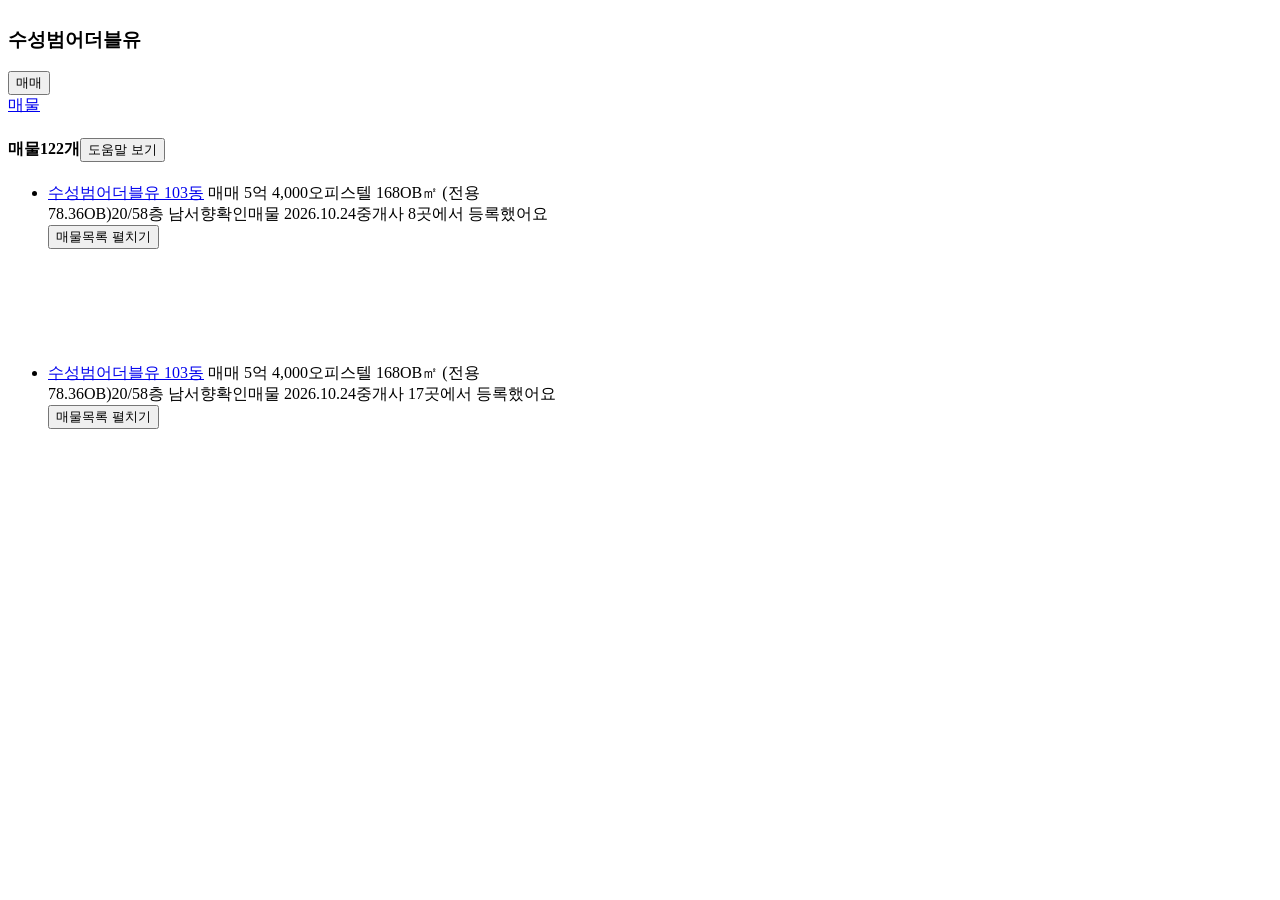
<file: nas/fixtures/collection-regression.html>
<!doctype html><meta charset="utf-8"><title>WhoGa collection regression</title>
<style>#complex_detail{height:500px;width:550px;overflow:auto}li{min-height:180px}</style>
<section id="complex_detail">
<h3>수성범어더블유</h3><button id="거래유형">매매</button>
<nav><a role="tab" href="/complexes/140635?tab=article">매물</a></nav>
<h4>매물<span id="count">122</span>개<button>도움말 보기</button></h4>
<ul class="ComplexArticleTab_fixture__article"></ul></section>
<script>
const panel=document.querySelector('#complex_detail'), list=document.querySelector('ul');
let added=0, pending=false;
function append(){
  const end=Math.min(added+30,122);
  for(;added<end;added++){
    const i=added, wanted=[8,17,8][i], li=document.createElement('li');
    li.innerHTML=`<div><a class="__link" href="/articles/${10000+i}"><span class="__name">수성범어더블유 103동</span></a>
    <span class="__price">매매 5억 4,000</span><span class="__item-summary">오피스텔</span>
    <span class="__item-summary">168OB㎡ (전용78.36OB)</span><span class="__item-summary">20/58층</span>
    <span class="__item-summary">남서향</span><span data-sentry-component="PropertyBadgeList">확인매물 2026.10.24</span></div>`;
    if(wanted){
      li.firstElementChild.insertAdjacentHTML('beforeend',`<span class="__text-more">중개사 ${wanted}곳에서 등록했어요</span>`);
      const button=document.createElement('button');button.textContent='매물목록 펼치기';li.append(button);
      button.onclick=()=>{
        if(button.textContent==='매물목록 접기'){
          li.querySelectorAll('[data-sentry-component="ArticleCardSub"]').forEach(el=>el.remove());
          button.textContent='매물목록 펼치기';return;
        }
        setTimeout(()=>{
          for(let j=0;j<wanted;j++)li.insertAdjacentHTML('beforeend',`<div data-sentry-component="ArticleCardSub"><a class="__link" href="/articles/${20000+i*100+j}">매물</a><span class="__price">매매 5억 4,000</span><span data-sentry-component="PropertyBadgeList">확인매물 2026.10.24</span></div>`);
          button.textContent='매물목록 접기';
        },50);
      };
    }
    list.append(li);
  }
}
append();
panel.addEventListener('scroll',()=>{
  // Model a sticky header whose original tab leaves the accessibility tree.
  document.querySelector('nav').setAttribute('aria-hidden',String(panel.scrollTop>100));
  if(!pending && added<122 && panel.scrollTop+panel.clientHeight>=panel.scrollHeight-30){
    pending=true;setTimeout(()=>{append();pending=false},80);
  }
});
</script>
</file>
<file: assets/style.css>
:root{color-scheme:dark;--bg:#0c1425;--panel:#131f34;--border:#263650;--text:#edf3fc;--muted:#a2b3cd;--blue:#8bb7ff;--mint:#82dcc9;--amber:#f6cc83;--rose:#f0a3ad}
*{box-sizing:border-box}body{margin:0;background:radial-gradient(ellipse at 80% -10%,#182b4b 0,transparent 55%),var(--bg);color:var(--text);font:15px/1.65 -apple-system,BlinkMacSystemFont,"Segoe UI","Noto Sans KR",sans-serif;word-break:keep-all}button,input,select,textarea{font:inherit}button,a,input,select,textarea{-webkit-tap-highlight-color:transparent}button,a{touch-action:manipulation}a{color:var(--blue);text-decoration:none}button{cursor:pointer}button:disabled,select:disabled{opacity:.5;cursor:wait}button:focus-visible,a:focus-visible,input:focus-visible,select:focus-visible,textarea:focus-visible,[tabindex="0"]:focus-visible{outline:3px solid var(--blue);outline-offset:3px}[hidden]{display:none!important}.shell{max-width:1240px;padding:0 30px;margin:auto}.header{display:flex;align-items:center;justify-content:space-between;gap:20px;padding:28px 0;border-bottom:1px solid var(--border)}.brand{display:flex;gap:13px;align-items:center;color:var(--text)}.brand strong{display:block;font-size:22px;line-height:1.3;letter-spacing:-1px}.brand small{font-size:12px;color:var(--muted)}.logo{position:relative;display:grid;place-items:center;width:46px;height:46px;background:#1c3b67;border:1px solid #365783;border-radius:14px;font-weight:850;font-size:28px;letter-spacing:-3px;padding-right:3px}.logo span{position:absolute;width:9px;height:9px;border-radius:50%;right:5px;top:4px;background:var(--mint);box-shadow:0 0 0 3px #1c3b67}.header-actions,.toolbar-actions{display:flex;gap:8px;align-items:center}.button{display:inline-flex;justify-content:center;align-items:center;gap:8px;min-height:42px;border:1px solid #3b4e6a;border-radius:10px;padding:8px 15px;background:#22334f;color:var(--text);font-size:13px;font-weight:600;white-space:nowrap}.button:hover{background:#304566}.button.quiet{background:transparent;border-color:var(--border);color:#c3d0e3}.button.quiet:hover{background:#1c2c45}.button.primary{background:#9fc3ff;border-color:transparent;color:#102240}.button.primary:hover{background:#b5d1ff}.intro{display:flex;align-items:end;justify-content:space-between;gap:20px;margin:38px 0 25px}.eyebrow{font-size:10px;letter-spacing:1.8px;font-weight:750;color:#a5c4f1}.intro h1{font-size:32px;font-weight:750;line-height:1.35;letter-spacing:-1.2px;margin:8px 0}.intro p,.section-head p{color:var(--muted);margin:6px 0 0;font-size:13px}.schedule{font-size:12px;color:var(--muted);white-space:nowrap;padding-bottom:3px}.status-banner{display:flex;gap:13px;align-items:flex-start;background:#162a3b;border:1px solid #2b4a5e;border-radius:13px;padding:15px 18px;margin-bottom:18px}.status-banner strong{font-size:13px}.status-banner p{font-size:12px;margin:2px 0 0;color:#b8c7d8}.status-dot{flex-shrink:0;margin-top:8px;width:7px;height:7px;background:var(--mint);border-radius:50%;box-shadow:0 0 0 4px #82dcc919}.status-banner.warn{background:#2b2730;border-color:#5a4a3c}.status-banner.warn .status-dot{background:var(--amber);box-shadow:0 0 0 4px #f6cc8318}.status-banner.error{background:#302330;border-color:#65424e}.status-banner.error .status-dot{background:var(--rose);box-shadow:0 0 0 4px #f0a3ad18}.toolbar{display:flex;align-items:center;gap:14px;background:#121f33;border:1px solid var(--border);border-radius:13px;padding:15px 18px}.toolbar label{display:flex;gap:12px;align-items:center;font-size:12px;color:var(--muted)}label{display:block;font-size:12px;color:var(--muted)}select,input[type="search"],input[type="date"],textarea{color:var(--text);background:#0d192d;border:1px solid #33435d;border-radius:8px;padding:9px 12px;min-height:42px;max-width:100%;font-size:13px}select{cursor:pointer}textarea{resize:vertical;width:100%;margin:7px 0 12px;font-family:inherit;word-break:break-word}select option{background:#16243c}.toolbar select{max-width:240px}.compare-arrow{color:#6f88ad}.toolbar-actions{margin-left:auto}.tabbar{display:flex;gap:24px;overflow-x:auto;border-bottom:1px solid var(--border);margin:20px 0 24px}.tabbar button{background:none;border:none;border-bottom:3px solid transparent;color:var(--muted);padding:14px 2px;font-size:14px;white-space:nowrap;font-weight:650;min-height:50px}.tabbar button[aria-selected="true"]{border-color:var(--blue);color:var(--text)}.tabbar span{display:inline-block;color:#c0d7f7;background:#243750;padding:0 6px;margin-left:5px;border-radius:5px;font-size:10px}.panel{background:linear-gradient(130deg,#16233a,#121e32);border:1px solid var(--border);border-radius:16px;padding:24px;margin-bottom:20px}.section-head{display:flex;align-items:center;justify-content:space-between;gap:15px;margin-bottom:20px}.section-head h2{font-size:17px;margin:3px 0;font-weight:650;letter-spacing:-.4px}.section-head .muted{font-size:12px}.pill{font-size:10px;color:var(--muted);border:1px solid var(--border);border-radius:6px;padding:3px 8px;white-space:nowrap}.kpi-grid{display:grid;grid-template-columns:repeat(4,1fr);gap:14px;margin-bottom:20px}.kpi{border:1px solid var(--border);border-radius:14px;background:#14223a;padding:21px}.kpi p{color:var(--muted);font-size:12px;margin:0}.kpi strong{display:block;font-size:29px;letter-spacing:-.8px;font-weight:700;margin:5px 0;line-height:1.4}.kpi small{font-size:11px;color:var(--muted)}.kpi .unit{font-size:14px;color:var(--muted);margin-left:5px}.kpi.blue strong{color:#a5c7ff}.kpi.mint strong{color:var(--mint)}.kpi.amber strong{color:var(--amber)}.overview-grid{display:grid;grid-template-columns:1.08fr 1fr;gap:20px}.type-grid{display:grid;grid-template-columns:1fr 1fr;gap:20px}.type-card+ .type-card{border-left:1px solid var(--border);padding-left:22px}.type-card h3{margin:0 0 8px;font-size:15px}.type-card h3 small{font-size:11px;color:var(--muted);font-weight:400}.type-card .type-min{font-size:30px;line-height:1.3;font-weight:700;letter-spacing:-1px;color:#b3ceff}.type-card:last-child .type-min{color:var(--mint)}.type-card .type-min span{font-size:13px;color:var(--muted);margin-left:5px}.type-meta{display:grid;grid-template-columns:1fr 1fr;gap:8px;margin-top:18px;font-size:12px}.type-meta span{color:var(--muted);display:block;font-size:10px}.footnote,.muted{color:var(--muted);font-size:12px}.footnote{margin:16px 0 0;line-height:1.7}.dong-chart{display:grid;gap:16px}.dong-row{display:grid;grid-template-columns:44px 1fr;gap:14px;align-items:center}.dong-row>span{font-size:11px;color:var(--muted)}.dong-bars{display:grid;gap:5px}.price-bar{position:relative;height:20px;border-radius:4px;background:#1b2d47;overflow:hidden}.price-bar i{display:block;height:100%;background:#426da9;border-radius:4px}.price-bar.mint i{background:#347969}.price-bar span{position:absolute;top:0;left:8px;font-size:10px;color:#f1f5fe;line-height:20px}.chart-legend{font-size:10px;color:var(--muted);margin-top:15px;display:flex;gap:15px}.chart-legend span:before{content:"";display:inline-block;width:7px;height:7px;background:#6394d7;border-radius:2px;margin-right:6px}.chart-legend span:last-child:before{background:#59b4a0}.diff-panel>.footnote{margin-top:-10px;margin-bottom:20px}.diff-grid{display:grid;grid-template-columns:repeat(4,minmax(0,1fr));gap:15px}.diff-column{background:#0e1b2f;border:1px solid var(--border);border-radius:11px;padding:15px;min-width:0}.diff-title{display:flex;justify-content:space-between;gap:10px;font-size:12px;margin:0 0 13px}.diff-title span{color:var(--blue)}.diff-list{max-height:325px;overflow-y:auto;scrollbar-width:thin}.diff-item{padding:12px 0;border-top:1px solid #25334a;font-size:11px}.diff-item strong{display:block;font-weight:600;color:#d6e5fc}.diff-item .price{color:var(--mint);display:block;margin:3px 0}.diff-item p{color:var(--muted);margin:3px 0}.empty{padding:28px 15px;color:var(--muted);font-size:13px;text-align:center}.diff-list>.empty{padding:20px 0;font-size:11px}.filter-grid{display:grid;grid-template-columns:repeat(4,1fr) 1.7fr 1.35fr;gap:12px}.filter-grid select,.filter-grid input{display:block;width:100%;margin-top:5px}.filter-bottom{display:flex;align-items:center;gap:12px;margin-top:18px;flex-wrap:wrap}.filter-bottom #filterCount{margin-right:auto}.check-label{display:flex;gap:6px;align-items:center;min-height:40px}.check-label input{accent-color:var(--blue);width:16px;height:16px}.filter-bottom .button{min-height:36px;font-size:11px;padding:5px 12px}.listing-grid{display:grid;grid-template-columns:repeat(3,minmax(0,1fr));gap:15px}.listing-card{background:#14223a;border:1px solid var(--border);border-radius:13px;padding:19px;min-width:0}.listing-head{display:flex;justify-content:space-between;gap:8px;font-size:12px;align-items:center}.listing-head strong{font-weight:650}.badge{font-size:9px;padding:2px 7px;border-radius:5px;border:1px solid #395170;color:#b2c9e9;white-space:nowrap}.badge.OBSERVED{color:var(--mint);border-color:#356454;background:#173831}.badge.CHANGED{color:#b7d2ff;background:#203e65}.badge.CANDIDATE{color:var(--amber);border-color:#655239;background:#332d25}.listing-price{font-size:23px;letter-spacing:-.8px;font-weight:700;line-height:1.35;margin:14px 0 5px;word-break:normal}.listing-meta{font-size:12px;color:#bacbe2;margin:0}.listing-desc{color:var(--muted);font-size:11px;margin:12px 0 0;line-height:1.8;overflow-wrap:anywhere}.listing-foot{border-top:1px solid var(--border);margin-top:14px;padding-top:11px;display:flex;gap:8px;justify-content:space-between;font-size:10px;color:var(--muted)}.listing-foot span{overflow-wrap:anywhere}.listing-count{display:block;margin-top:12px;font-size:11px;color:var(--amber)}.table-wrap{overflow-x:auto}table{border-collapse:collapse;text-align:right;white-space:nowrap;width:100%;font-size:12px}th,td{padding:13px 12px;border-bottom:1px solid var(--border)}th{color:var(--muted);font-weight:500;font-size:11px}th:first-child,td:first-child{text-align:left}td:nth-child(4){color:var(--mint)}tbody tr:last-child td{border:0}.band-chart{display:grid;gap:12px}.band-row{display:grid;grid-template-columns:80px 1fr 40px;gap:15px;font-size:12px;align-items:center}.band-track{height:22px;background:#0e1b2f;border-radius:5px;display:flex;overflow:hidden}.band-track i{background:#5d87c1}.band-track i+ i{background:#55aa96}.band-row strong{font-weight:500;color:var(--muted);text-align:right}.history-list{display:grid}.history-row{display:grid;grid-template-columns:1.6fr 1fr 1fr 1.4fr;gap:16px;padding:14px 0;border-top:1px solid var(--border);font-size:12px;align-items:center}.history-row .warn-text{color:var(--amber)}.history-row>span:last-child{text-align:right}.briefing-text{padding:24px;background:#0b1729;border:1px solid var(--border);border-radius:12px;font:14px/2 -apple-system,BlinkMacSystemFont,"Segoe UI",sans-serif;white-space:pre-wrap;word-break:keep-all}.info-note{padding:14px 16px;border-radius:9px;background:#1b2b43;font-size:12px;color:#b7c7dd}.import-panel{margin-top:16px}.import-grid{display:grid;grid-template-columns:1fr 1.4fr;gap:28px}.file-label{margin-bottom:10px}.import-grid input[type="file"]{width:100%;font-size:12px}.import-grid input[type="file"]::file-selector-button{padding:9px 12px;background:#253954;border:1px solid #455b7a;border-radius:7px;color:#ecf3ff;margin-right:8px;cursor:pointer}.import-grid input[type="date"]{margin:7px 0 14px}.import-grid .muted{margin:12px 0 20px}footer{padding:30px 0 35px;margin-top:32px;border-top:1px solid var(--border);color:#9aaecb;font-size:11px}footer p{margin:4px 0}footer span{display:block;margin-top:18px;color:#6f87a9;font-size:10px}#toast{position:fixed;bottom:22px;left:50%;transform:translateX(-50%);padding:12px 20px;max-width:calc(100% - 30px);background:#d3e4fc;color:#112743;border-radius:10px;box-shadow:0 6px 30px #0005;font-size:13px;z-index:20}.skip{position:absolute;left:10px;top:-100px;padding:10px;background:#b1cfff;color:#112743;z-index:50}.skip:focus{top:10px}.good-text{color:var(--mint)}.warn-text{color:var(--amber)}
@media(max-width:1100px){.diff-grid{grid-template-columns:repeat(2,minmax(0,1fr))}.filter-grid{grid-template-columns:repeat(4,1fr)}.search-label{grid-column:span 2}.filter-grid label:last-child{grid-column:span 2}.toolbar{flex-wrap:wrap}.toolbar-actions{margin-left:0}.listing-grid{grid-template-columns:repeat(2,minmax(0,1fr))}}
@media(max-width:760px){.shell{padding:0 19px}.header{padding:20px 0;gap:10px}.brand small{font-size:10px}.brand strong{font-size:20px}.logo{width:39px;height:39px;font-size:25px;border-radius:11px}.brand{gap:10px}.header-actions .button{padding:7px 10px;font-size:11px;min-height:38px}.intro{display:block;margin:27px 0 20px}.intro h1{font-size:27px;margin:5px 0}.intro p{font-size:12px}.eyebrow{font-size:9px}.schedule{display:block;font-size:10px;margin-top:13px}.status-banner{padding:13px 14px;gap:11px}.status-banner strong{font-size:12px}.status-banner p{font-size:11px;line-height:1.7}.toolbar{padding:13px;gap:10px}.toolbar label{flex:1;min-width:0;display:block;font-size:10px}.toolbar select{display:block;width:100%;font-size:11px;padding:8px;margin-top:5px;min-height:40px}.compare-arrow{padding-top:15px;font-size:12px}.toolbar-actions{flex-basis:100%;justify-content:flex-end}.toolbar-actions .button{font-size:11px;min-height:33px;padding:5px 11px}.tabbar{gap:20px;margin-top:9px;margin-bottom:20px}.tabbar button{font-size:12px;padding:11px 0}.panel{padding:19px;border-radius:13px}.section-head{margin-bottom:17px}.section-head h2{font-size:16px}.section-head p{font-size:11px}.kpi-grid{grid-template-columns:repeat(2,1fr);gap:10px}.kpi{padding:16px}.kpi p{font-size:11px}.kpi strong{font-size:25px;margin:4px 0}.kpi small{font-size:10px}.overview-grid{grid-template-columns:1fr;gap:0}.type-card .type-min{font-size:28px}.type-meta{margin-top:15px}.diff-grid{gap:10px}.diff-column{padding:12px}.diff-title{font-size:11px;gap:5px}.diff-item{font-size:10px}.diff-panel .section-head{display:block}.diff-panel .section-head>span{display:block;margin-top:5px}.footnote{font-size:11px}.filter-grid{grid-template-columns:repeat(2,1fr);gap:11px}.filter-grid label:last-child{grid-column:span 2}.filter-bottom{gap:7px;margin-top:10px}.filter-bottom #filterCount{flex-basis:100%;font-size:11px}.check-label{font-size:11px}.listing-grid{gap:12px}.listing-card{padding:15px}.listing-price{font-size:21px}.listing-head{font-size:11px;flex-wrap:wrap}.listing-meta{font-size:11px}.listing-desc{font-size:10px}.listing-foot{display:block;font-size:9px}.listing-foot span{display:block}.listing-foot span+span{margin-top:3px}.badge{font-size:9px}.history-row{grid-template-columns:1.2fr 1fr;gap:6px;font-size:11px}.history-row>span:last-child{text-align:left}.band-row{grid-template-columns:68px 1fr 32px;gap:9px;font-size:10px}.import-grid{grid-template-columns:1fr;gap:22px}.briefing-text{padding:17px;font-size:12px}.info-note{font-size:11px}.table-wrap{margin:0 -4px}th,td{padding:10px}.section-head .button{font-size:11px;padding:7px 11px}footer{font-size:10px;margin-top:20px;padding-top:23px}}
@media(max-width:420px){.shell{padding:0 14px}.header-actions{gap:5px}.header-actions .button{padding:6px 8px;font-size:10px}.brand small{font-size:9px}.listing-grid{grid-template-columns:1fr}.listing-foot{display:flex}.listing-foot span+span{margin-top:0}.listing-head{font-size:12px}.listing-price{font-size:24px}.listing-meta{font-size:12px}.listing-desc{font-size:11px}.diff-grid{grid-template-columns:1fr}.diff-list{max-height:240px}.diff-title{font-size:12px}.diff-item{font-size:11px}.type-card+ .type-card{padding-left:15px}.type-grid{gap:15px}}
.listing-view-bar{display:flex;align-items:center;gap:16px;margin:0 0 18px;flex-wrap:wrap}.listing-view-bar label,.report-format{display:flex;align-items:center;gap:12px}.listing-view-bar select,.report-format select{min-width:145px}.report-actions{display:flex;gap:8px;flex-wrap:wrap}.report-actions .button{white-space:nowrap}.plain-list{font-family:ui-monospace,SFMono-Regular,Consolas,"Noto Sans KR",monospace;line-height:1.9;word-break:normal;overflow-wrap:anywhere;margin-bottom:0;user-select:text;min-width:0}.report-head{align-items:flex-start}.report-format{margin-bottom:18px}.report-format select{min-width:180px}
@media(max-width:760px){.report-head{flex-wrap:wrap}.report-actions{gap:7px}.report-actions .button{min-height:40px;font-size:12px;padding:7px 12px}.listing-view-bar{gap:10px}.listing-view-bar>.muted{font-size:11px}.plain-list{padding:14px;font-size:12px;line-height:1.9}.report-format select{min-height:44px}.listing-view-bar select{min-height:44px}}
@media(prefers-reduced-motion:no-preference){.button{transition:background .15s}.tabbar button{transition:color .15s,border-color .15s}}


.server-save-panel { margin-top: 20px; padding: 20px; border: 1px solid var(--line, #dce3ec); border-radius: 14px; }
.server-save-panel h3 { margin: 0 0 6px; }
.server-save-panel details { margin: 16px 0; }
.server-save-panel summary { cursor: pointer; font-weight: 600; }
.server-save-panel input { width: 100%; max-width: 560px; }
.server-save-panel p { overflow-wrap: anywhere; }
.server-connection { display: flex; align-items: center; justify-content: space-between; gap: 12px; flex-wrap: wrap; }
#serverSaveStatus { font-weight: 600; line-height: 1.7; }
#serverSaveLink { color: var(--blue, #2964df); }
@media (max-width: 600px) { .server-save-panel { padding: 14px; } .server-save-panel .section-head { align-items: flex-start; gap: 12px; flex-wrap: wrap; } }

.aligned-list{white-space:pre;overflow-x:auto;overflow-wrap:normal;word-break:normal;font-family:ui-monospace,SFMono-Regular,Menlo,Consolas,monospace;font-variant-numeric:tabular-nums;letter-spacing:0;line-height:1.85}.listing-details{margin-top:18px;font-size:13px}.listing-details summary{cursor:pointer;padding:12px 0;min-height:44px}.listing-detail-row{border-bottom:1px solid var(--border);font-size:12px}.listing-detail-row p{color:var(--muted);overflow-wrap:anywhere}.listing-details summary:focus-visible,.aligned-list:focus-visible{outline:2px solid var(--blue);outline-offset:4px}@media(max-width:760px){.aligned-list{padding:12px 8px;font-size:12px;margin-left:-8px;margin-right:-8px}.listing-detail-row summary{line-height:1.7}}

.complex-tabs{display:flex;gap:10px;flex-wrap:wrap;margin:24px 0}.plan-row{display:grid;grid-template-columns:1fr 1fr;gap:16px;margin:16px 0}#collectionPlan{max-width:720px}#collectionPlan label{display:block;margin:14px 0}#collectionPlan input:not([type=checkbox]),#collectionPlan select{display:block;width:100%;margin-top:8px}#collectionPlan .check-label{display:flex}#planMessage{line-height:1.7}.type-grid{grid-template-columns:repeat(auto-fit,minmax(200px,1fr))}@media(max-width:600px){.plan-row{grid-template-columns:1fr}.complex-tabs .button{white-space:normal}}

#collectionPlan input:not([type=checkbox]){min-height:44px;padding:10px 12px;background:#0d192c;color:var(--text);border:1px solid #354962;border-radius:9px}#collectionPlan .plan-row{margin:4px 0}#collectionPlan input:disabled{opacity:.6}

/* Consistent controls and compact navigation */
:root{--font-ui:-apple-system,BlinkMacSystemFont,"Segoe UI","Noto Sans KR","Apple SD Gothic Neo",sans-serif}body,button,input,select,textarea{font-family:var(--font-ui)}.brand-icon{border-radius:12px}.intro{margin:24px 0 20px}.intro h1{font-size:30px}.complex-tabs{gap:8px;margin:20px 0 0;padding-bottom:8px}.complex-tabs .button{border-radius:999px;padding-inline:18px;min-height:44px}.complex-tabs a[aria-current=page]{box-shadow:0 0 0 2px #8bb7ff26}.selection-info{color:var(--muted);font-size:12px;line-height:1.8;margin:12px 3px}.toolbar{padding:18px;gap:18px;flex-wrap:wrap}.toolbar label{flex:1;min-width:170px;display:block;font-weight:600}.toolbar select{display:block;width:100%;margin-top:7px;min-height:46px}.toolbar-actions{align-self:end;flex-wrap:wrap}.tabbar{position:sticky;top:0;z-index:20;background:#0c1425f5;backdrop-filter:blur(12px);overflow-x:auto;flex-wrap:nowrap;gap:6px;padding-top:10px}.tabbar button{min-height:48px;white-space:nowrap;padding-inline:16px;font-size:14px}.tabbar button[aria-selected=true]{background:#20334d;border-radius:9px 9px 0 0}.button,input,select{min-height:44px}.check-label input{min-height:initial}.panel{box-shadow:0 4px 24px #0000000a}.filter-grid{gap:14px}.filter-grid select,.filter-grid input{margin-top:6px}.listing-view-bar{align-items:center;flex-wrap:wrap}.listing-view-bar label{min-width:190px}#copyListingsBottom{display:flex;min-width:160px;margin:18px 0 4px auto}#listingText{max-height:65vh;overflow:auto;overscroll-behavior:contain}#collectionPlan{max-width:820px}.plan-row{background:#111e31;border:1px solid var(--border);border-radius:12px;padding:16px;gap:16px}#collectionPlan .plan-row label{margin:0}#planMessage:not(:empty){padding:14px;background:#14283a;border:1px solid #28465a;border-radius:10px}#savePlan{min-width:200px}.status-banner{margin-bottom:10px}.status-banner strong{font-size:14px}.status-banner p{line-height:1.8}section[role=tabpanel]{scroll-margin-top:70px}@media(max-width:760px){.shell{padding-inline:16px}.intro{display:block}.intro h1{font-size:26px}.schedule{margin-top:12px;white-space:normal}.complex-tabs{flex-wrap:nowrap;overflow-x:auto;padding-bottom:12px}.complex-tabs .button{flex-shrink:0;max-width:260px}.toolbar{gap:14px;padding:16px}.toolbar label{min-width:0;flex-basis:calc(50% - 10px)}.toolbar-actions{width:100%;display:flex}.toolbar-actions .button{flex:1}.tabbar{margin-inline:-16px;padding-inline:16px}.selection-info{font-size:12px}.panel{border-radius:13px}.plan-row{grid-template-columns:1fr}#copyListingsBottom{width:100%}.header{gap:10px}.brand strong{font-size:20px}.header-actions .button{padding-inline:10px;font-size:12px}.brand small{max-width:140px;display:block;overflow:hidden;text-overflow:ellipsis;white-space:nowrap}}
@media(max-width:760px){.compare-arrow{display:none}.toolbar label{width:100%}.toolbar select{width:100%;max-width:none}}
/* Keep type prices side by side on phones for direct comparison. */
@media(max-width:1024px){
  .type-grid{grid-template-columns:repeat(2,minmax(0,1fr));gap:18px 12px}
  .type-card{min-width:0;overflow-wrap:anywhere}
  .type-card+.type-card{border-left:0;padding-left:0}
  .type-card:nth-child(even){border-left:1px solid var(--border);padding-left:12px}
  .type-card h3{font-size:15px;line-height:1.5}
  .type-card .type-min{font-size:28px;letter-spacing:-.8px}
  .type-card .type-min span{display:block;margin:4px 0 0;font-size:11px;font-weight:500;letter-spacing:0}
  .type-meta{grid-template-columns:repeat(2,minmax(0,1fr));gap:12px 6px;font-size:12px;margin-top:16px}
  .type-meta>div{min-width:0}
  .type-meta span{font-size:10px;margin-bottom:3px}
}

@media(max-width:360px){.header-actions{flex-wrap:wrap;justify-content:flex-end;gap:6px}.header .brand{flex-shrink:0}.header .brand small{max-width:110px}}

/* Start with comparable prices; keep collection metadata available on demand. */
.sr-only{position:absolute!important;width:1px;height:1px;padding:0;margin:-1px;overflow:hidden;clip:rect(0,0,0,0);white-space:nowrap;border:0}
.header{padding-top:16px;padding-bottom:16px}.complex-tabs{margin:14px 0 4px}.compact-status{display:block;padding:0;margin:0 0 12px}.collection-details{width:100%}.collection-details summary{list-style:none;display:flex;gap:9px;align-items:center;cursor:pointer;padding:10px 13px;min-height:44px}.collection-details summary::-webkit-details-marker{display:none}.collection-details summary:focus-visible{outline:2px solid var(--blue);outline-offset:3px}.collection-details .status-dot{margin:0;flex-shrink:0}.collection-details summary strong{font-size:12px;line-height:1.5}.status-clock{font-size:12px;color:var(--muted);white-space:nowrap}.status-more{font-size:11px;color:var(--muted);margin-left:auto;white-space:nowrap}.status-more:after{content:' ＋'}.collection-details[open] .status-more:after{content:' −'}.collection-body{border-top:1px solid #ffffff12;padding:10px 13px}.collection-body p{margin:4px 0}.toolbar{padding:12px 14px;gap:12px;align-items:center}.toolbar label{font-size:11px}.toolbar select{min-height:40px;margin-top:4px;font-size:12px}.data-tools{flex-basis:100%;border-top:1px solid var(--border);padding-top:7px}.data-tools summary{cursor:pointer;color:var(--muted);font-size:12px}.data-tools .toolbar-actions{padding:10px 0 0}.tabbar{padding-top:5px;margin-top:12px}.overview-grid{margin-top:16px}#kpiGrid{margin-top:20px}.type-grid .type-min{font-variant-numeric:tabular-nums}
@media(max-width:760px){.header{padding:14px 0}.brand-icon{width:38px;height:38px}.complex-tabs{margin-top:12px;padding-bottom:8px}.compact-status{margin-bottom:10px}.collection-details summary{gap:7px;padding:9px 11px}.collection-details summary strong{font-size:11px}.status-clock{font-size:11px}.status-more{font-size:10px}.toolbar{gap:10px;padding:10px 12px}.toolbar label{flex-basis:calc(50% - 5px)}.data-tools .toolbar-actions{width:auto}.data-tools .toolbar-actions .button{flex:initial}.tabbar button{min-height:42px;font-size:13px;padding-inline:12px}.tabbar{margin-top:8px}.overview-grid{margin-top:12px}.overview-grid>.panel{padding:16px}.overview-grid .section-head{margin-bottom:16px}.overview-grid .eyebrow{display:none}.overview-grid h2{font-size:18px}.overview-grid .footnote{font-size:10px}.collection-body .schedule{margin:4px 0}}
</file>
